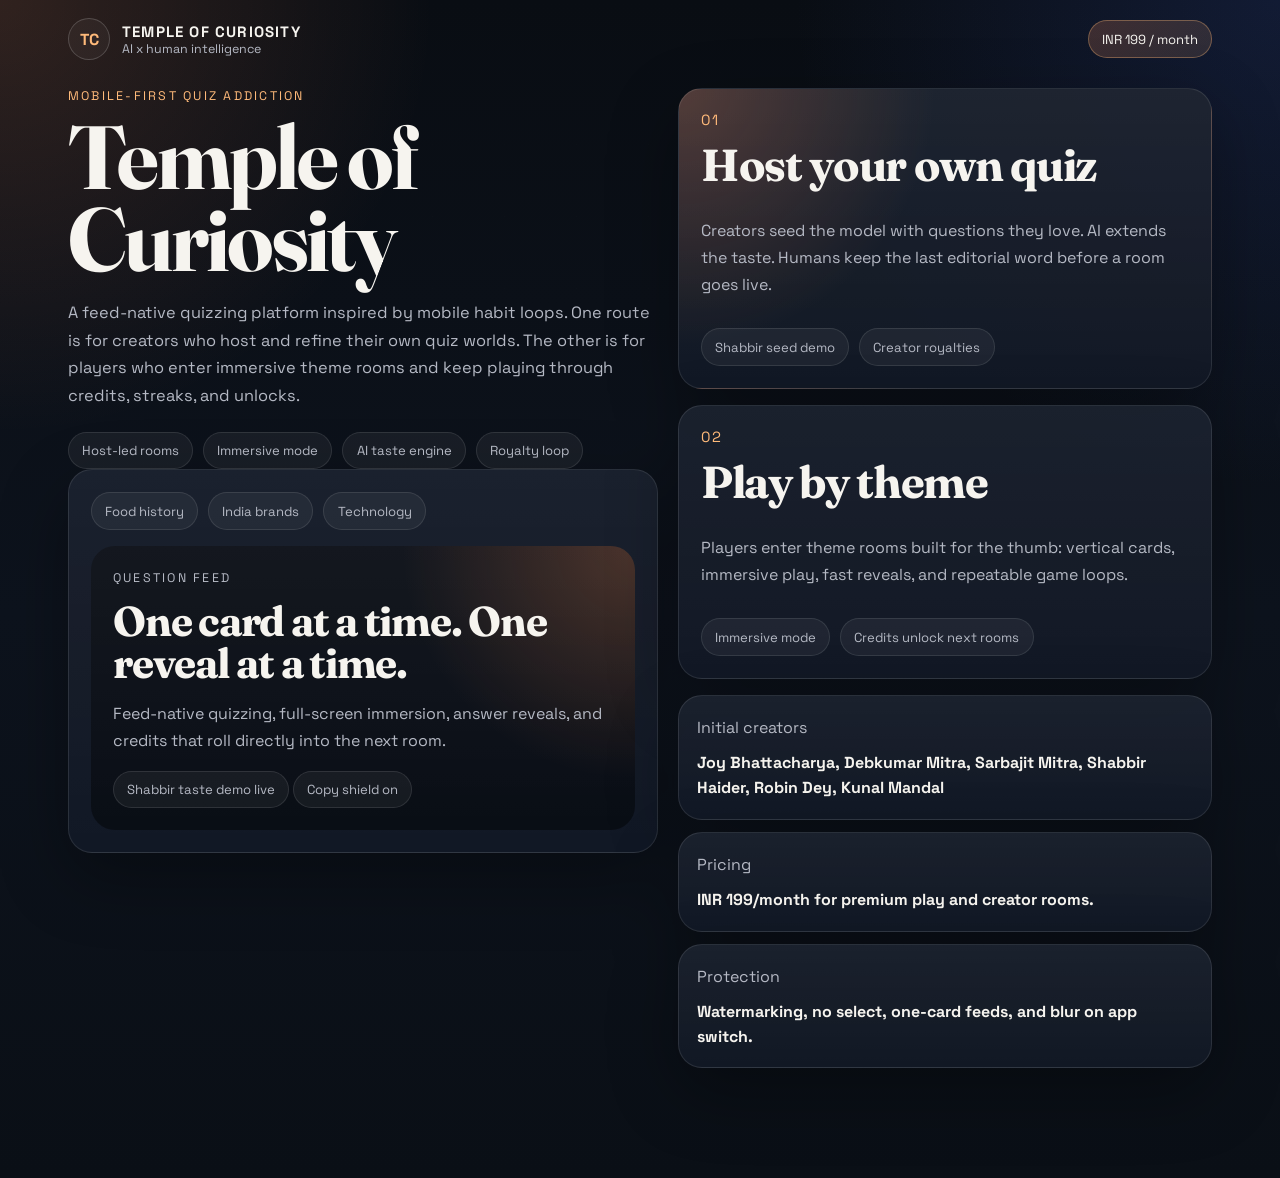
<file: index.html>
<!DOCTYPE html>
<html lang="en">
  <head>
    <meta charset="UTF-8" />
    <meta name="viewport" content="width=device-width, initial-scale=1.0" />
    <title>Temple of Curiosity</title>
    <meta
      name="description"
      content="Temple of Curiosity is a mobile-first AI quizzing platform with creator-hosted quizzes and immersive theme-led play."
    />
    <link rel="preconnect" href="https://fonts.googleapis.com" />
    <link rel="preconnect" href="https://fonts.gstatic.com" crossorigin />
    <link
      href="https://fonts.googleapis.com/css2?family=Fraunces:opsz,wght@9..144,600;9..144,700&amp;family=Space+Grotesk:wght@400;500;700&amp;display=swap"
      rel="stylesheet"
    />
    <link rel="stylesheet" href="/styles.css" />
  </head>
  <body data-view="home">
    <div class="app-backdrop"></div>
    <div class="site-shell">
      <header class="app-header">
        <a class="brand" href="/">
          <span class="brand-mark">TC</span>
          <span class="brand-copy">
            <strong>Temple of Curiosity</strong>
            <small>AI x human intelligence</small>
          </span>
        </a>

        <div class="header-actions">
          <span class="price-chip">INR 199 / month</span>
        </div>
      </header>

      <main class="home-layout">
        <section class="hero-column">
          <p class="eyebrow">Mobile-first quiz addiction</p>
          <h1>Temple of Curiosity</h1>
          <p class="hero-copy">
            A feed-native quizzing platform inspired by mobile habit loops. One
            route is for creators who host and refine their own quiz worlds.
            The other is for players who enter immersive theme rooms and keep
            playing through credits, streaks, and unlocks.
          </p>

          <div class="pill-row">
            <span class="pill">Host-led rooms</span>
            <span class="pill">Immersive mode</span>
            <span class="pill">AI taste engine</span>
            <span class="pill">Royalty loop</span>
          </div>

          <div class="phone-preview">
            <div class="story-row">
              <span>Food history</span>
              <span>India brands</span>
              <span>Technology</span>
            </div>

            <article class="feed-card">
              <p class="feed-label">Question feed</p>
              <h2>One card at a time. One reveal at a time.</h2>
              <p>
                Feed-native quizzing, full-screen immersion, answer reveals,
                and credits that roll directly into the next room.
              </p>
              <div class="feed-meta">
                <span>Shabbir taste demo live</span>
                <span>Copy shield on</span>
              </div>
            </article>
          </div>
        </section>

        <section class="route-column">
          <a class="route-card route-card-primary" href="/host/">
            <span class="route-number">01</span>
            <h2>Host your own quiz</h2>
            <p>
              Creators seed the model with questions they love. AI extends the
              taste. Humans keep the last editorial word before a room goes
              live.
            </p>
            <div class="route-meta">
              <span>Shabbir seed demo</span>
              <span>Creator royalties</span>
            </div>
          </a>

          <a class="route-card" href="/themes/">
            <span class="route-number">02</span>
            <h2>Play by theme</h2>
            <p>
              Players enter theme rooms built for the thumb: vertical cards,
              immersive play, fast reveals, and repeatable game loops.
            </p>
            <div class="route-meta">
              <span>Immersive mode</span>
              <span>Credits unlock next rooms</span>
            </div>
          </a>

          <section class="commerce-stack">
            <article class="commerce-card">
              <span>Initial creators</span>
              <strong
                >Joy Bhattacharya, Debkumar Mitra, Sarbajit Mitra, Shabbir
                Haider, Robin Dey, Kunal Mandal</strong
              >
            </article>
            <article class="commerce-card">
              <span>Pricing</span>
              <strong>INR 199/month for premium play and creator rooms.</strong>
            </article>
            <article class="commerce-card">
              <span>Protection</span>
              <strong
                >Watermarking, no select, one-card feeds, and blur on app
                switch.</strong
              >
            </article>
          </section>
        </section>
      </main>
    </div>
  </body>
</html>
</file>
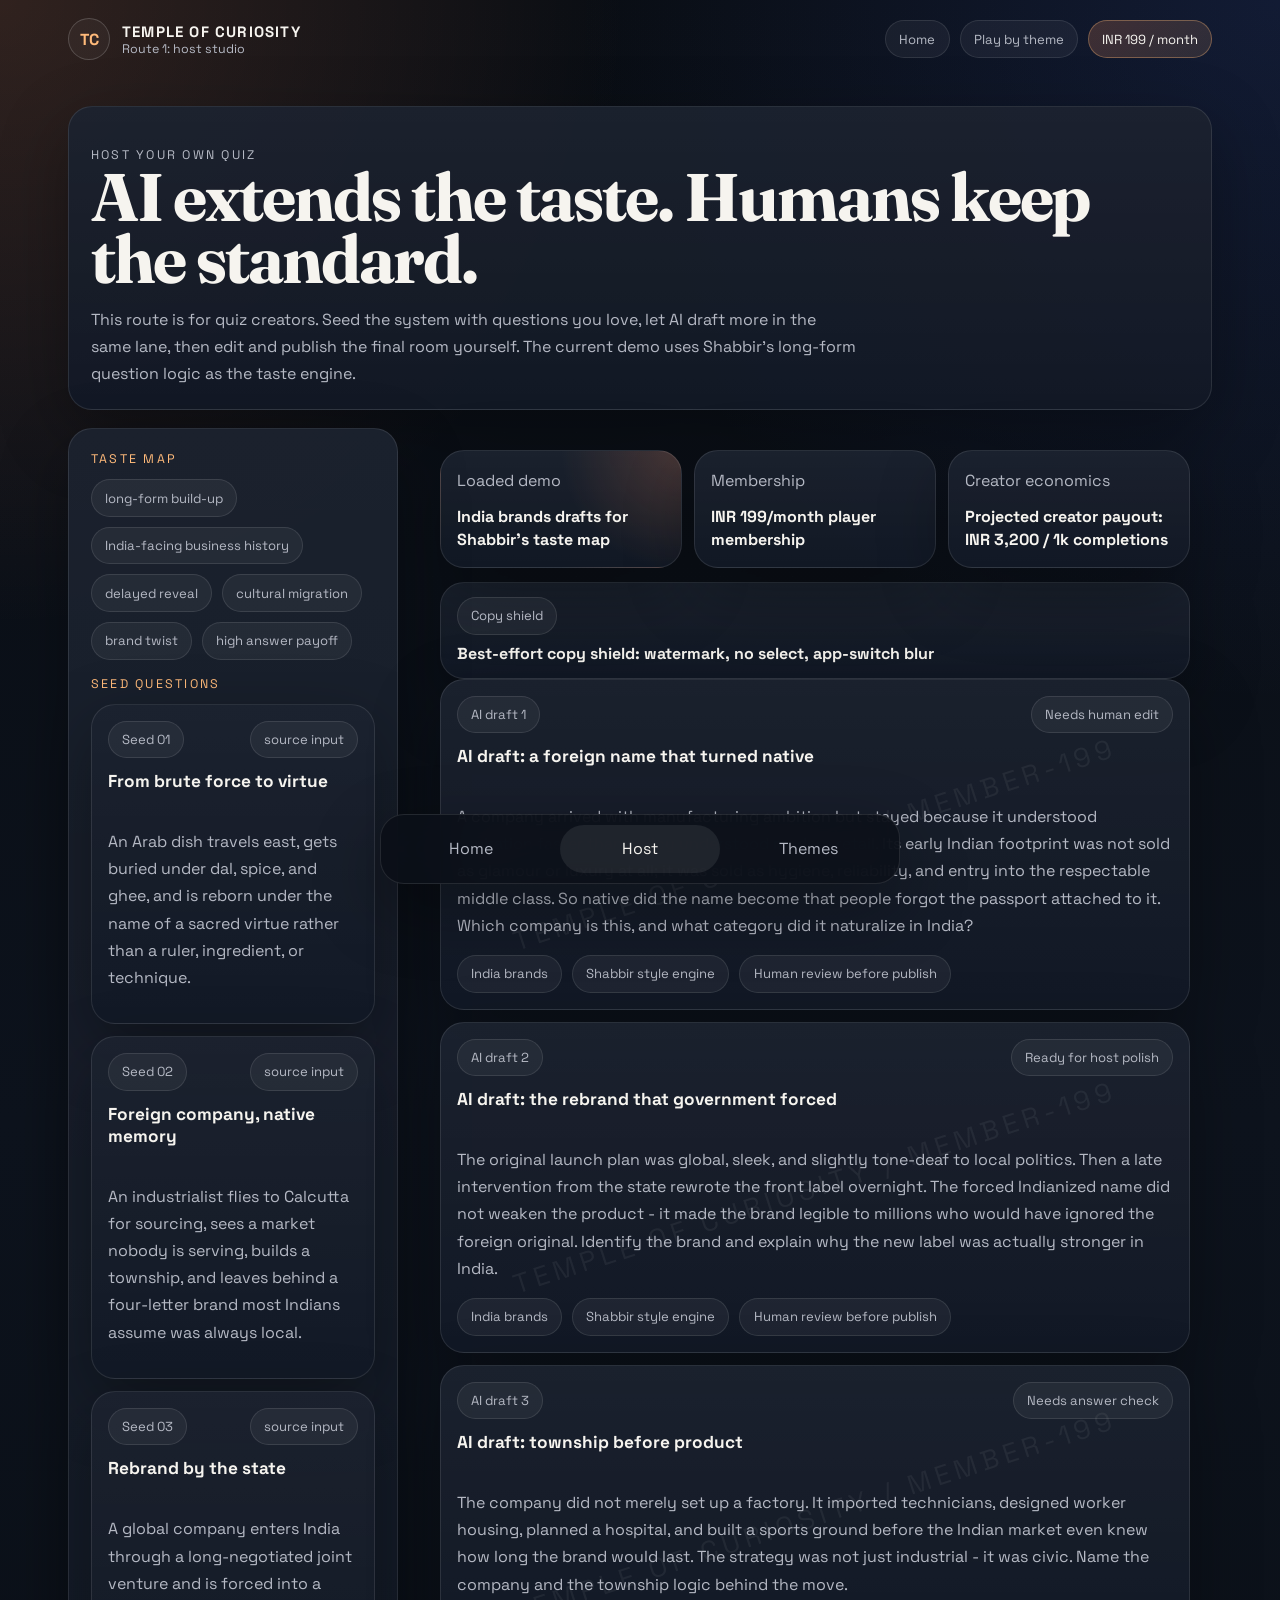
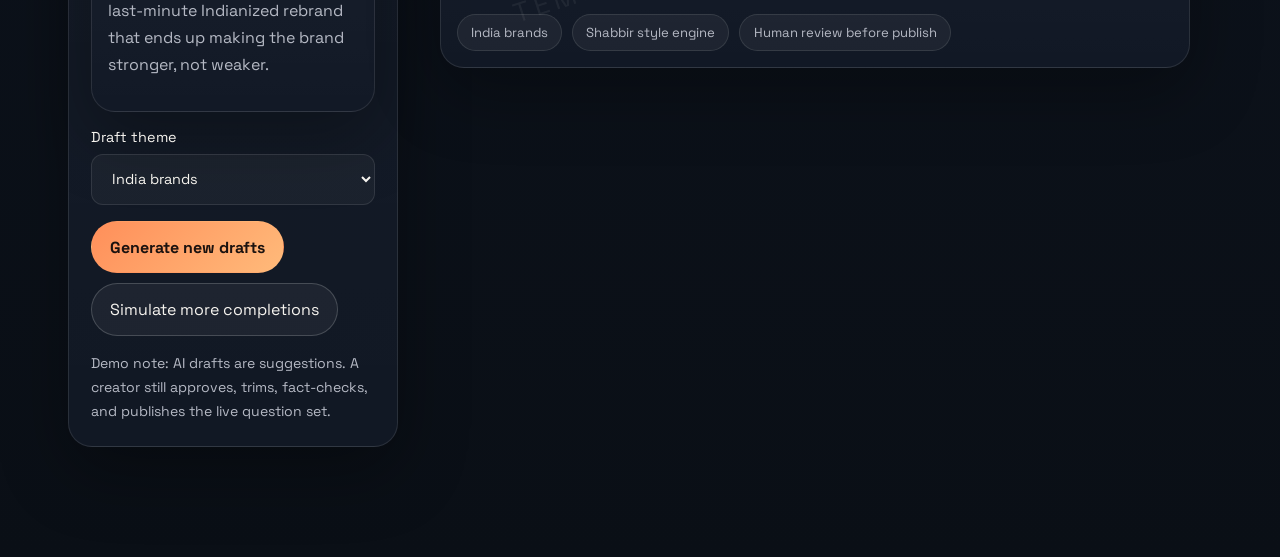
<file: host/index.html>
<!DOCTYPE html>
<html lang="en">
  <head>
    <meta charset="UTF-8" />
    <meta name="viewport" content="width=device-width, initial-scale=1.0" />
    <title>Temple of Curiosity | Host Studio</title>
    <meta
      name="description"
      content="Creator studio for hosting quizzes and extending quizmaster taste with AI plus human review."
    />
    <link rel="preconnect" href="https://fonts.googleapis.com" />
    <link rel="preconnect" href="https://fonts.gstatic.com" crossorigin />
    <link
      href="https://fonts.googleapis.com/css2?family=Fraunces:opsz,wght@9..144,600;9..144,700&amp;family=Space+Grotesk:wght@400;500;700&amp;display=swap"
      rel="stylesheet"
    />
    <link rel="stylesheet" href="/styles.css" />
  </head>
  <body data-view="host">
    <div class="app-backdrop"></div>
    <div class="site-shell route-page-shell">
      <header class="app-header">
        <a class="brand" href="/">
          <span class="brand-mark">TC</span>
          <span class="brand-copy">
            <strong>Temple of Curiosity</strong>
            <small>Route 1: host studio</small>
          </span>
        </a>

        <div class="top-links">
          <a class="nav-link" href="/">Home</a>
          <a class="nav-link" href="/themes/">Play by theme</a>
          <span class="price-chip">INR 199 / month</span>
        </div>
      </header>

      <section class="route-intro">
        <p class="route-kicker">Host your own quiz</p>
        <h1>AI extends the taste. Humans keep the standard.</h1>
        <p>
          This route is for quiz creators. Seed the system with questions you
          love, let AI draft more in the same lane, then edit and publish the
          final room yourself. The current demo uses Shabbir's long-form
          question logic as the taste engine.
        </p>
      </section>

      <div class="route-layout">
        <aside class="control-panel">
          <div>
            <p class="panel-title">Taste map</p>
            <div class="pill-row" id="host-traits"></div>
          </div>

          <div>
            <p class="panel-title">Seed questions</p>
            <div class="seed-list" id="seed-list"></div>
          </div>

          <label>
            Draft theme
            <select id="host-theme-select"></select>
          </label>

          <div class="button-stack">
            <button class="button button-primary" id="generate-host-drafts">
              Generate new drafts
            </button>
            <button class="button button-secondary" id="simulate-host-payout">
              Simulate more completions
            </button>
          </div>

          <p class="helper-text">
            Demo note: AI drafts are suggestions. A creator still approves,
            trims, fact-checks, and publishes the live question set.
          </p>
        </aside>

        <section class="feed-column">
          <div class="summary-grid">
            <article class="summary-card accent-card">
              <span>Loaded demo</span>
              <strong id="host-summary-label"></strong>
            </article>
            <article class="summary-card">
              <span>Membership</span>
              <strong id="host-price-card"></strong>
            </article>
            <article class="summary-card">
              <span>Creator economics</span>
              <strong id="host-payout-card"></strong>
            </article>
          </div>

          <div class="app-rail">
            <span class="shield-tag">Copy shield</span>
            <strong id="host-shield-card"></strong>
          </div>

          <div class="draft-feed" id="host-draft-feed"></div>
        </section>
      </div>

      <nav class="bottom-tabs">
        <a href="/">Home</a>
        <a class="is-active" href="/host/">Host</a>
        <a href="/themes/">Themes</a>
      </nav>
    </div>

    <script src="/script.js"></script>
  </body>
</html>
</file>
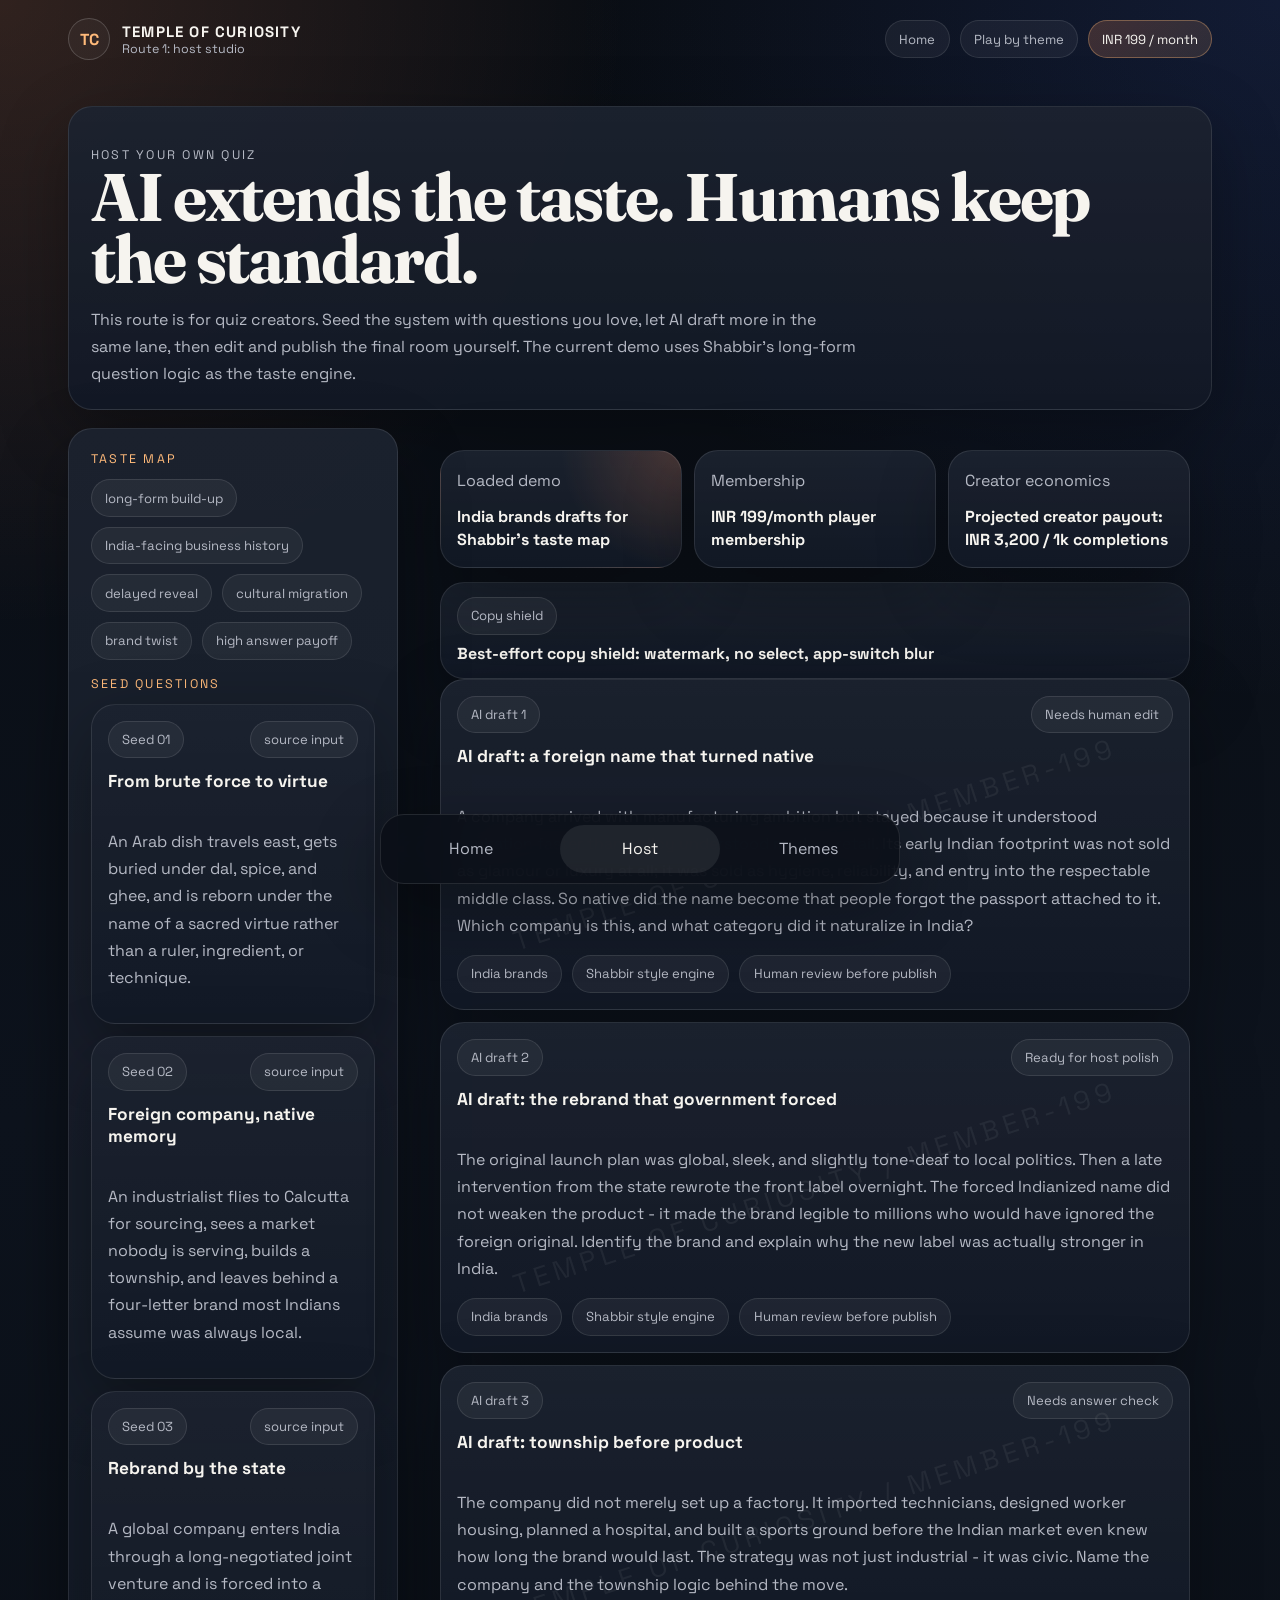
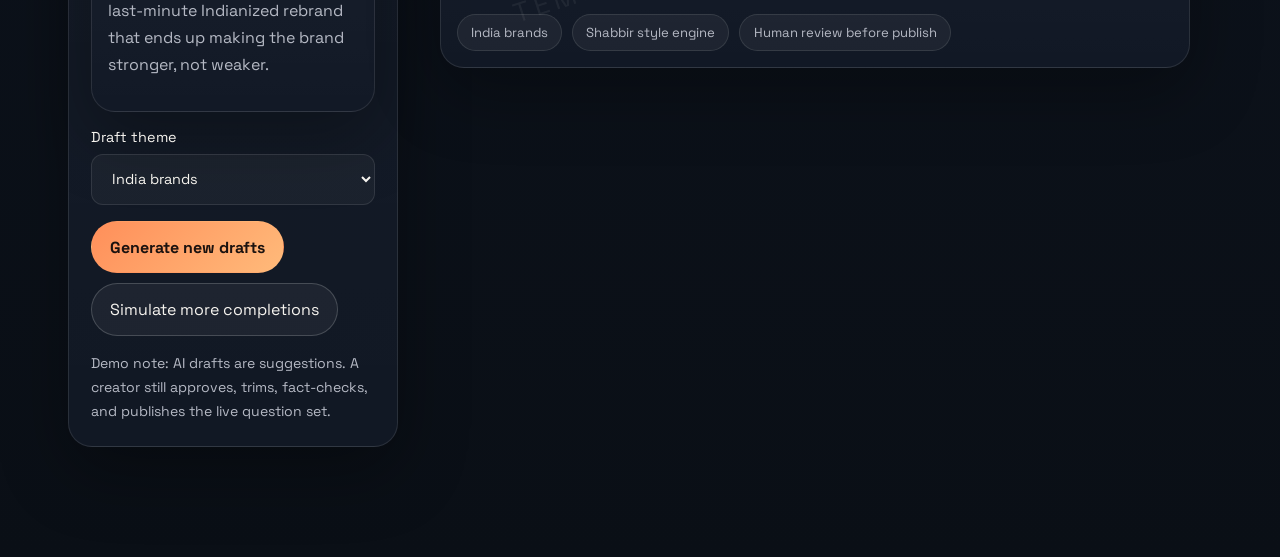
<file: quizmasters/index.html>
<!DOCTYPE html>
<html lang="en">
  <head>
    <meta charset="UTF-8" />
    <meta http-equiv="refresh" content="0; url=/host/" />
    <title>Redirecting...</title>
    <link rel="canonical" href="/host/" />
  </head>
  <body>
    <p>Redirecting to <a href="/host/">/host/</a>...</p>
  </body>
</html>
</file>
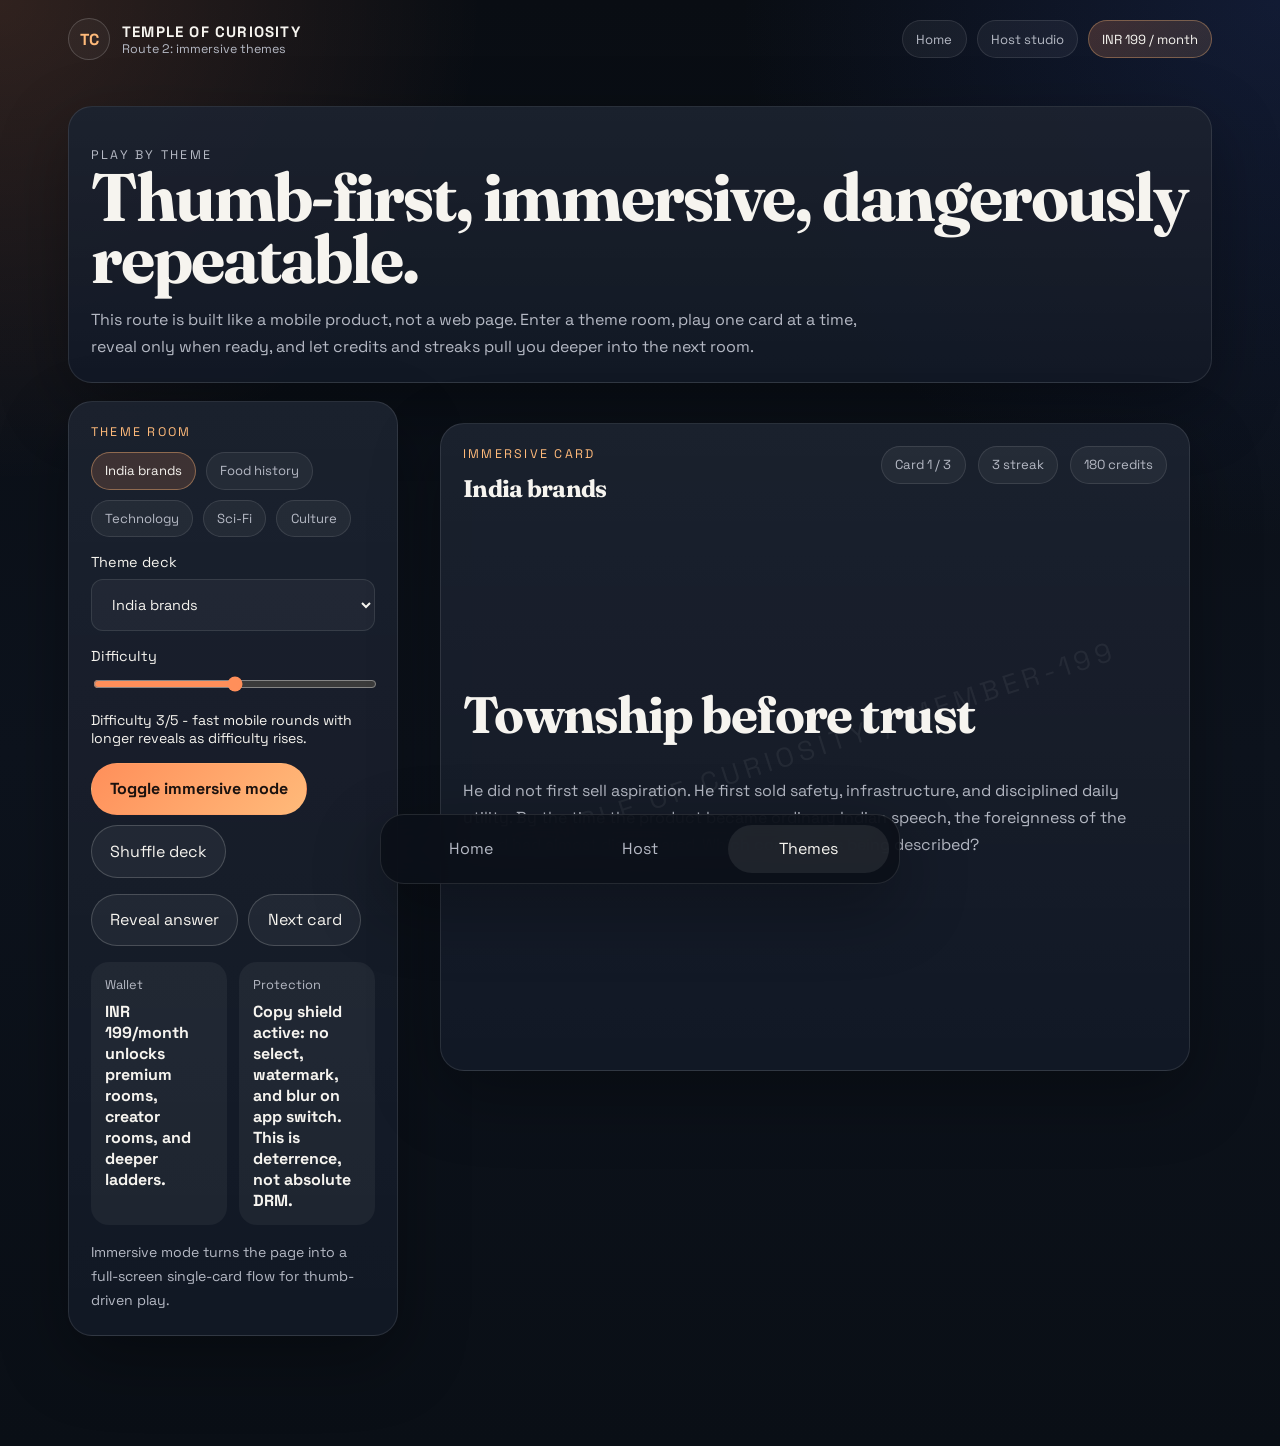
<file: themes/index.html>
<!DOCTYPE html>
<html lang="en">
  <head>
    <meta charset="UTF-8" />
    <meta name="viewport" content="width=device-width, initial-scale=1.0" />
    <title>Temple of Curiosity | Immersive Themes</title>
    <meta
      name="description"
      content="Immersive mobile-first theme-led quizzing with credits, reveals, and creator royalties."
    />
    <link rel="preconnect" href="https://fonts.googleapis.com" />
    <link rel="preconnect" href="https://fonts.gstatic.com" crossorigin />
    <link
      href="https://fonts.googleapis.com/css2?family=Fraunces:opsz,wght@9..144,600;9..144,700&amp;family=Space+Grotesk:wght@400;500;700&amp;display=swap"
      rel="stylesheet"
    />
    <link rel="stylesheet" href="/styles.css" />
  </head>
  <body data-view="themes">
    <div class="app-backdrop"></div>
    <div class="site-shell route-page-shell">
      <header class="app-header">
        <a class="brand" href="/">
          <span class="brand-mark">TC</span>
          <span class="brand-copy">
            <strong>Temple of Curiosity</strong>
            <small>Route 2: immersive themes</small>
          </span>
        </a>

        <div class="top-links">
          <a class="nav-link" href="/">Home</a>
          <a class="nav-link" href="/host/">Host studio</a>
          <span class="price-chip">INR 199 / month</span>
        </div>
      </header>

      <section class="route-intro">
        <p class="route-kicker">Play by theme</p>
        <h1>Thumb-first, immersive, dangerously repeatable.</h1>
        <p>
          This route is built like a mobile product, not a web page. Enter a
          theme room, play one card at a time, reveal only when ready, and let
          credits and streaks pull you deeper into the next room.
        </p>
      </section>

      <div class="route-layout">
        <aside class="control-panel">
          <div>
            <p class="panel-title">Theme room</p>
            <div class="theme-chip-row" id="theme-chip-row"></div>
          </div>

          <label>
            Theme deck
            <select id="theme-deck-select"></select>
          </label>

          <label>
            Difficulty
            <input
              id="theme-difficulty-range"
              type="range"
              min="1"
              max="5"
              value="3"
            />
          </label>

          <p class="control-note" id="theme-difficulty-note"></p>

          <div class="button-row">
            <button class="button button-primary" id="toggle-immersive">
              Toggle immersive mode
            </button>
            <button class="button button-secondary" id="shuffle-theme-deck">
              Shuffle deck
            </button>
          </div>

          <div class="button-row">
            <button class="button button-secondary" id="reveal-answer">
              Reveal answer
            </button>
            <button class="button button-secondary" id="next-question">
              Next card
            </button>
          </div>

          <div class="metric-grid">
            <article>
              <span>Wallet</span>
              <strong id="theme-wallet-card"></strong>
            </article>
            <article>
              <span>Protection</span>
              <strong id="theme-shield-card"></strong>
            </article>
          </div>

          <p class="helper-text" id="theme-note-card"></p>
        </aside>

        <section class="immersive-column">
          <article
            class="immersive-stage protected"
            data-watermark="Temple of Curiosity / member-199"
          >
            <div class="stage-head">
              <div>
                <p class="feed-label">Immersive card</p>
                <h2 id="stage-theme"></h2>
              </div>
              <div class="stage-meta">
                <span class="status-chip" id="stage-question-label"></span>
                <span class="status-chip" id="stage-streak"></span>
                <span class="status-chip" id="stage-credits"></span>
              </div>
            </div>

            <div class="stage-question">
              <div class="stage-copy">
                <h3 id="stage-question-title"></h3>
                <p id="stage-question-prompt"></p>
              </div>
            </div>

            <div class="answer-panel" id="answer-panel" hidden>
              <div class="answer-head">
                <span class="question-label">Reveal</span>
                <span class="status-chip">Human taste layer</span>
              </div>
              <strong id="answer-text"></strong>
              <p id="answer-why"></p>
            </div>
          </article>
        </section>
      </div>

      <nav class="bottom-tabs">
        <a href="/">Home</a>
        <a href="/host/">Host</a>
        <a class="is-active" href="/themes/">Themes</a>
      </nav>
    </div>

    <script src="/script.js"></script>
  </body>
</html>
</file>
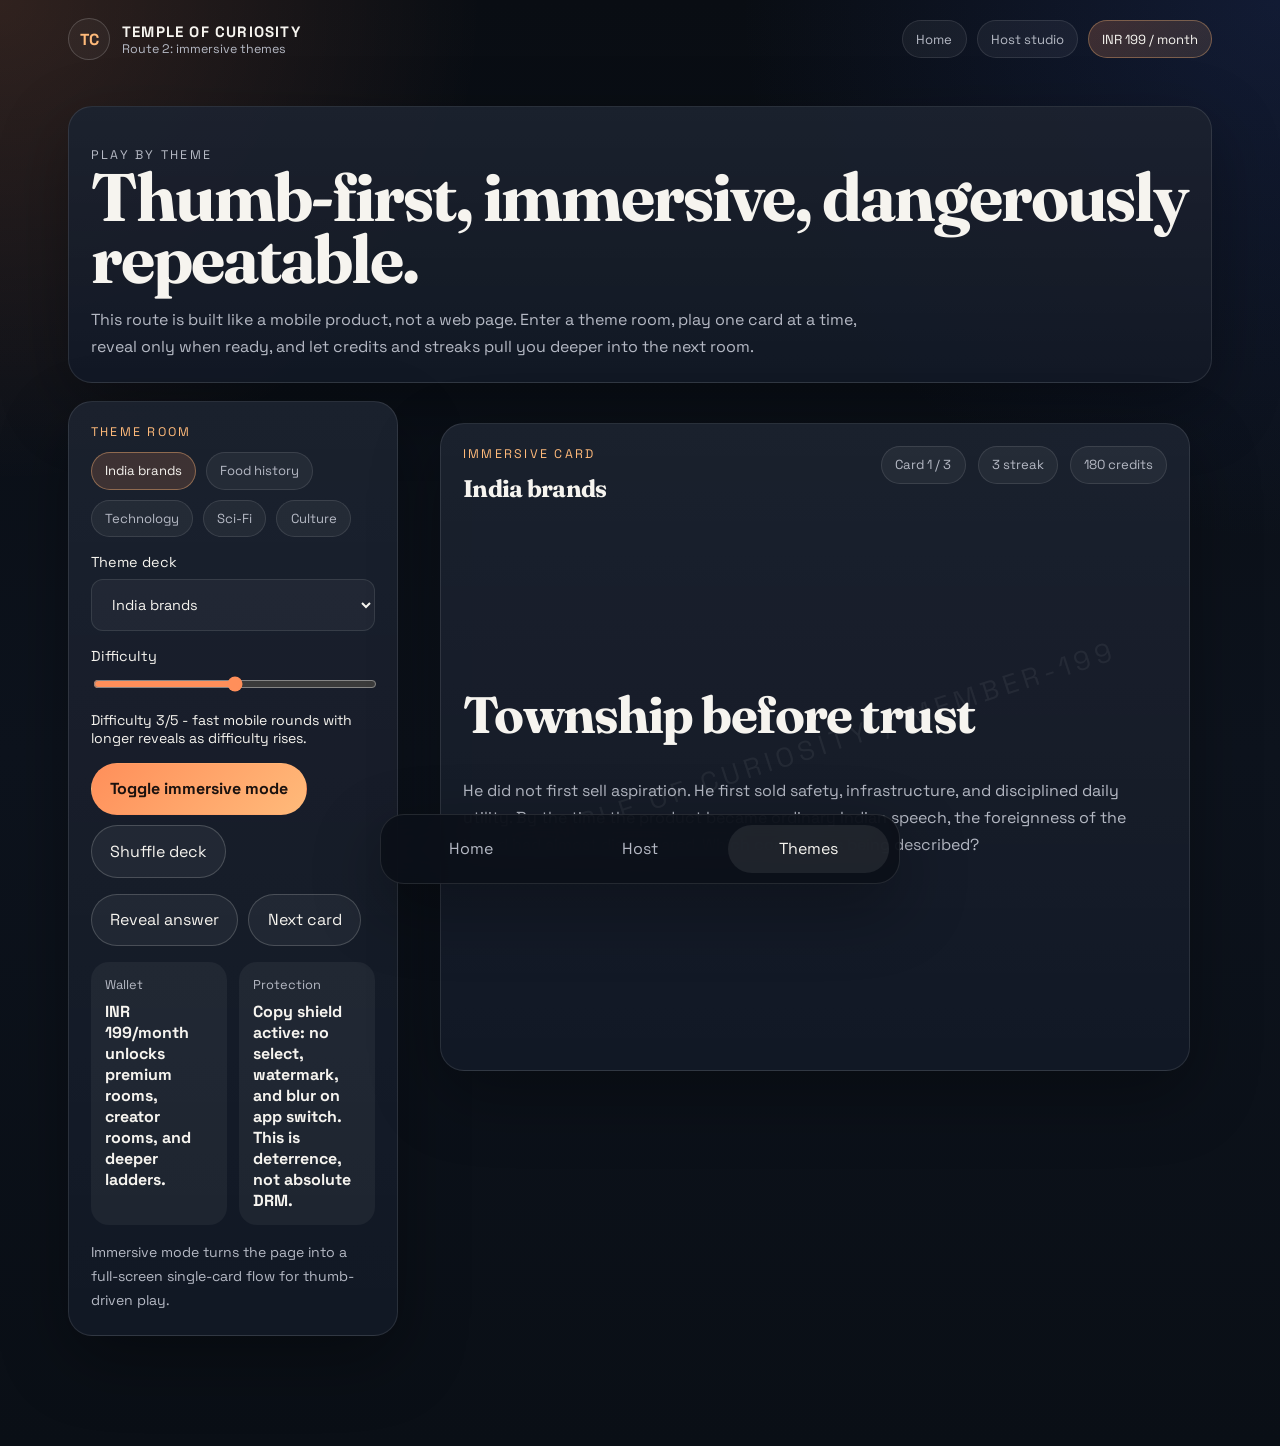
<file: topics/index.html>
<!DOCTYPE html>
<html lang="en">
  <head>
    <meta charset="UTF-8" />
    <meta http-equiv="refresh" content="0; url=/themes/" />
    <title>Redirecting...</title>
    <link rel="canonical" href="/themes/" />
  </head>
  <body>
    <p>Redirecting to <a href="/themes/">/themes/</a>...</p>
  </body>
</html>
</file>
<file: styles.css>
:root {
  --bg: #0c1118;
  --bg-soft: #111722;
  --bg-panel: rgba(17, 23, 34, 0.88);
  --card: rgba(19, 26, 39, 0.92);
  --card-soft: rgba(255, 255, 255, 0.06);
  --line: rgba(255, 255, 255, 0.1);
  --line-strong: rgba(255, 255, 255, 0.18);
  --text: #f6f4ef;
  --muted: #b5b9c4;
  --accent: #ff8f5a;
  --accent-strong: #ffba7a;
  --accent-soft: rgba(255, 143, 90, 0.18);
  --success: #8ff5c4;
  --radius-xl: 32px;
  --radius-lg: 24px;
  --radius-md: 18px;
  --radius-sm: 12px;
  --shadow: 0 24px 70px rgba(0, 0, 0, 0.32);
  --max-width: 1180px;
}

* {
  box-sizing: border-box;
}

html,
body {
  min-height: 100%;
}

body {
  margin: 0;
  color: var(--text);
  font-family: "Space Grotesk", sans-serif;
  background:
    radial-gradient(circle at top left, rgba(255, 143, 90, 0.16), transparent 25%),
    radial-gradient(circle at top right, rgba(59, 91, 201, 0.18), transparent 28%),
    linear-gradient(180deg, #090d13 0%, #0d131d 52%, #0a0f16 100%);
}

body.is-immersive {
  overflow: hidden;
}

body.privacy-mask::before {
  content: "Question hidden while the app is out of focus";
  position: fixed;
  inset: 0;
  display: grid;
  place-items: center;
  background: rgba(5, 8, 12, 0.96);
  color: var(--text);
  font-size: 1rem;
  z-index: 40;
  letter-spacing: 0.06em;
  text-transform: uppercase;
}

a {
  color: inherit;
  text-decoration: none;
}

button,
input,
select {
  font: inherit;
}

.app-backdrop {
  position: fixed;
  inset: 0;
  pointer-events: none;
  background:
    linear-gradient(rgba(255, 255, 255, 0.02) 1px, transparent 1px),
    linear-gradient(90deg, rgba(255, 255, 255, 0.02) 1px, transparent 1px);
  background-size: 72px 72px;
  mask-image: radial-gradient(circle at center, black 38%, transparent 90%);
  opacity: 0.32;
}

.site-shell {
  position: relative;
  z-index: 1;
  width: min(100%, var(--max-width));
  margin: 0 auto;
  padding: 18px 18px 110px;
}

.app-header {
  display: flex;
  align-items: center;
  justify-content: space-between;
  gap: 16px;
  margin-bottom: 28px;
}

.brand {
  display: flex;
  align-items: center;
  gap: 12px;
}

.brand-mark {
  width: 42px;
  height: 42px;
  display: grid;
  place-items: center;
  border-radius: 50%;
  border: 1px solid var(--line-strong);
  background: rgba(255, 255, 255, 0.04);
  color: var(--accent-strong);
  font-weight: 700;
}

.brand-copy {
  display: grid;
  min-width: 0;
}

.brand-copy strong {
  font-size: 0.94rem;
  letter-spacing: 0.08em;
  text-transform: uppercase;
}

.brand-copy small {
  color: var(--muted);
  font-size: 0.78rem;
}

.header-actions,
.top-links {
  display: flex;
  align-items: center;
  gap: 10px;
}

.nav-link,
.price-chip,
.pill,
.story-row span,
.route-meta span,
.theme-chip,
.seed-tag,
.question-label,
.shield-tag,
.feed-meta span,
.summary-note span,
.status-chip {
  display: inline-flex;
  align-items: center;
  justify-content: center;
  gap: 6px;
  width: fit-content;
  padding: 0.58rem 0.82rem;
  border-radius: 999px;
  border: 1px solid var(--line);
  background: rgba(255, 255, 255, 0.05);
  color: var(--muted);
  font-size: 0.82rem;
}

.price-chip {
  color: var(--text);
  background: linear-gradient(135deg, rgba(255, 143, 90, 0.2), rgba(255, 186, 122, 0.12));
  border-color: rgba(255, 186, 122, 0.35);
}

.home-layout,
.route-layout,
.route-page-shell {
  display: grid;
  gap: 20px;
}

.home-layout {
  grid-template-columns: minmax(0, 1.05fr) minmax(330px, 0.95fr);
}

.hero-column,
.route-column,
.route-intro,
.control-panel,
.feed-column,
.immersive-column {
  min-width: 0;
}

.eyebrow,
.route-kicker,
.panel-title,
.feed-label {
  margin: 0 0 12px;
  color: var(--accent-strong);
  font-size: 0.78rem;
  letter-spacing: 0.18em;
  text-transform: uppercase;
}

h1,
h2,
.stage-question h3 {
  margin: 0;
  font-family: "Fraunces", serif;
  font-weight: 700;
  letter-spacing: -0.03em;
}

h1 {
  font-size: clamp(3rem, 8vw, 5.6rem);
  line-height: 0.92;
}

.hero-copy,
.route-card p,
.feed-card p,
.commerce-card span,
.route-intro p,
.seed-copy p,
.draft-copy p,
.summary-card span,
.helper-text,
.stage-copy p,
.answer-panel p {
  color: var(--muted);
  line-height: 1.7;
}

.hero-copy {
  max-width: 38rem;
  margin: 18px 0 22px;
  font-size: 1.02rem;
}

.pill-row,
.story-row,
.route-meta,
.summary-note {
  display: flex;
  flex-wrap: wrap;
  gap: 10px;
}

.phone-preview,
.route-card,
.commerce-card,
.route-intro,
.control-panel,
.summary-card,
.seed-card,
.draft-card,
.immersive-stage,
.answer-panel,
.bottom-tabs,
.app-rail {
  border-radius: var(--radius-lg);
  border: 1px solid var(--line);
  background:
    linear-gradient(180deg, rgba(255, 255, 255, 0.04), transparent 100%),
    var(--card);
  box-shadow: var(--shadow);
}

.phone-preview,
.route-intro,
.control-panel,
.feed-column,
.immersive-column {
  padding: 22px;
}

.story-row {
  margin-bottom: 16px;
}

.feed-card {
  padding: 22px;
  border-radius: var(--radius-lg);
  background:
    radial-gradient(circle at top right, rgba(255, 143, 90, 0.24), transparent 38%),
    linear-gradient(180deg, rgba(255, 255, 255, 0.04), transparent 100%),
    rgba(10, 14, 22, 0.95);
  min-height: 260px;
  display: grid;
  align-content: space-between;
}

.feed-card h2 {
  font-size: clamp(1.8rem, 5vw, 2.6rem);
  line-height: 1;
}

.route-column {
  display: grid;
  gap: 16px;
  align-content: start;
}

.route-card {
  display: grid;
  gap: 14px;
  padding: 22px;
  transition: transform 180ms ease, border-color 180ms ease;
}

.route-card:hover,
.route-card:focus-visible {
  transform: translateY(-2px);
  border-color: rgba(255, 186, 122, 0.34);
}

.route-card-primary {
  background:
    radial-gradient(circle at top left, rgba(255, 143, 90, 0.24), transparent 42%),
    linear-gradient(180deg, rgba(255, 255, 255, 0.05), transparent 100%),
    var(--card);
}

.route-number {
  color: var(--accent-strong);
  font-size: 0.92rem;
  letter-spacing: 0.16em;
}

.route-card h2 {
  font-size: clamp(2rem, 6vw, 2.8rem);
  line-height: 0.98;
}

.commerce-stack,
.summary-grid,
.seed-list,
.draft-feed,
.metric-grid {
  display: grid;
  gap: 12px;
}

.commerce-card {
  padding: 18px;
}

.commerce-card strong {
  display: block;
  margin-top: 10px;
  font-size: 1rem;
  line-height: 1.55;
}

.route-page-shell {
  gap: 18px;
}

.route-layout {
  grid-template-columns: 330px minmax(0, 1fr);
}

.route-intro h1 {
  font-size: clamp(2.4rem, 9vw, 4.2rem);
}

.route-intro p {
  max-width: 48rem;
  margin: 16px 0 0;
}

.control-panel {
  align-self: start;
  position: sticky;
  top: 18px;
  display: grid;
  gap: 16px;
}

.control-panel label {
  display: grid;
  gap: 8px;
  font-size: 0.9rem;
}

.control-panel select,
.control-panel input {
  width: 100%;
  padding: 0.92rem 1rem;
  color: var(--text);
  border-radius: var(--radius-sm);
  border: 1px solid var(--line);
  background: rgba(255, 255, 255, 0.04);
}

.control-panel input[type="range"] {
  padding: 0;
  accent-color: var(--accent);
}

.control-note,
.helper-text {
  margin: 0;
  font-size: 0.88rem;
}

.button-row,
.button-stack {
  display: flex;
  flex-wrap: wrap;
  gap: 10px;
}

.button {
  display: inline-flex;
  align-items: center;
  justify-content: center;
  gap: 8px;
  padding: 0.92rem 1.14rem;
  border-radius: 999px;
  border: 1px solid var(--line-strong);
  background: transparent;
  color: var(--text);
  cursor: pointer;
  transition:
    transform 180ms ease,
    border-color 180ms ease,
    background 180ms ease;
}

.button:hover,
.button:focus-visible {
  transform: translateY(-1px);
}

.button-primary {
  background: linear-gradient(135deg, var(--accent), var(--accent-strong));
  border-color: transparent;
  color: #1b120f;
  font-weight: 700;
}

.button-secondary {
  background: rgba(255, 255, 255, 0.05);
}

.summary-grid {
  grid-template-columns: repeat(3, minmax(0, 1fr));
  margin-bottom: 14px;
}

.summary-card {
  padding: 16px;
}

.summary-card strong {
  display: block;
  margin-top: 10px;
  font-size: 1rem;
  line-height: 1.45;
}

.summary-card.accent-card {
  background:
    radial-gradient(circle at top right, rgba(255, 143, 90, 0.2), transparent 45%),
    linear-gradient(180deg, rgba(255, 255, 255, 0.04), transparent 100%),
    var(--card);
}

.seed-card,
.draft-card {
  padding: 16px;
}

.seed-head,
.draft-head,
.stage-head,
.stage-meta,
.answer-head {
  display: flex;
  align-items: center;
  justify-content: space-between;
  gap: 12px;
}

.seed-card h3,
.draft-card h3,
.stage-question h3 {
  margin: 12px 0 10px;
  font-size: 1.08rem;
}

.seed-copy,
.draft-copy,
.stage-copy {
  display: grid;
  gap: 10px;
}

.draft-card.protected,
.immersive-stage.protected {
  user-select: none;
  -webkit-user-select: none;
}

.draft-card.protected::after,
.immersive-stage.protected::after {
  content: attr(data-watermark);
  position: absolute;
  inset: 50% auto auto 50%;
  transform: translate(-50%, -50%) rotate(-18deg);
  color: rgba(255, 255, 255, 0.06);
  font-size: clamp(1rem, 4vw, 1.7rem);
  letter-spacing: 0.18em;
  text-transform: uppercase;
  pointer-events: none;
  white-space: nowrap;
}

.draft-card,
.immersive-stage {
  position: relative;
  overflow: hidden;
}

.app-rail {
  padding: 14px 16px;
  display: grid;
  gap: 8px;
}

.metric-grid {
  grid-template-columns: repeat(2, minmax(0, 1fr));
}

.metric-grid article {
  padding: 14px;
  border-radius: var(--radius-md);
  background: rgba(255, 255, 255, 0.05);
}

.metric-grid span {
  display: block;
  color: var(--muted);
  font-size: 0.8rem;
}

.metric-grid strong {
  display: block;
  margin-top: 8px;
  font-size: 1rem;
}

.theme-chip-row {
  display: flex;
  flex-wrap: wrap;
  gap: 10px;
}

.theme-chip.is-active {
  color: var(--text);
  border-color: rgba(255, 186, 122, 0.42);
  background: rgba(255, 143, 90, 0.16);
}

.immersive-stage {
  min-height: 72vh;
  padding: 22px;
  display: grid;
  grid-template-rows: auto 1fr auto;
  gap: 16px;
}

.stage-head {
  align-items: flex-start;
}

.stage-meta {
  flex-wrap: wrap;
}

.stage-question {
  display: grid;
  align-content: center;
  gap: 18px;
}

.stage-question h3 {
  font-size: clamp(2rem, 6vw, 3.2rem);
  line-height: 1.02;
}

.answer-panel {
  padding: 16px;
}

.answer-panel[hidden] {
  display: none;
}

.answer-panel strong {
  display: block;
  margin-top: 10px;
  font-size: 1rem;
}

.bottom-tabs {
  position: fixed;
  left: 50%;
  bottom: 16px;
  transform: translateX(-50%);
  width: min(calc(100% - 24px), 520px);
  padding: 10px;
  display: grid;
  grid-template-columns: repeat(3, minmax(0, 1fr));
  gap: 8px;
  background: rgba(11, 16, 24, 0.92);
  backdrop-filter: blur(18px);
  z-index: 20;
}

.bottom-tabs a {
  padding: 0.85rem 0.7rem;
  border-radius: 999px;
  text-align: center;
  color: var(--muted);
}

.bottom-tabs a.is-active {
  color: var(--text);
  background: rgba(255, 255, 255, 0.08);
}

body.is-immersive .app-header,
body.is-immersive .control-panel,
body.is-immersive .route-intro,
body.is-immersive .bottom-tabs {
  display: none;
}

body.is-immersive .site-shell {
  width: 100%;
  max-width: none;
  padding: 0;
}

body.is-immersive .route-layout,
body.is-immersive .route-page-shell {
  display: block;
}

body.is-immersive .immersive-stage {
  min-height: 100vh;
  border-radius: 0;
  border: none;
}

@media (max-width: 980px) {
  .home-layout,
  .route-layout,
  .summary-grid {
    grid-template-columns: 1fr;
  }

  .control-panel {
    position: static;
  }
}

@media (max-width: 640px) {
  .site-shell {
    padding: 14px 14px 98px;
  }

  .app-header {
    align-items: flex-start;
    flex-direction: column;
  }

  .header-actions,
  .top-links {
    width: 100%;
    justify-content: space-between;
  }

  .phone-preview,
  .route-intro,
  .control-panel,
  .feed-column,
  .immersive-column,
  .immersive-stage {
    padding: 18px;
  }

  .metric-grid {
    grid-template-columns: 1fr;
  }

  .button-row,
  .button-stack {
    flex-direction: column;
  }

  .button {
    width: 100%;
  }
}
</file>
